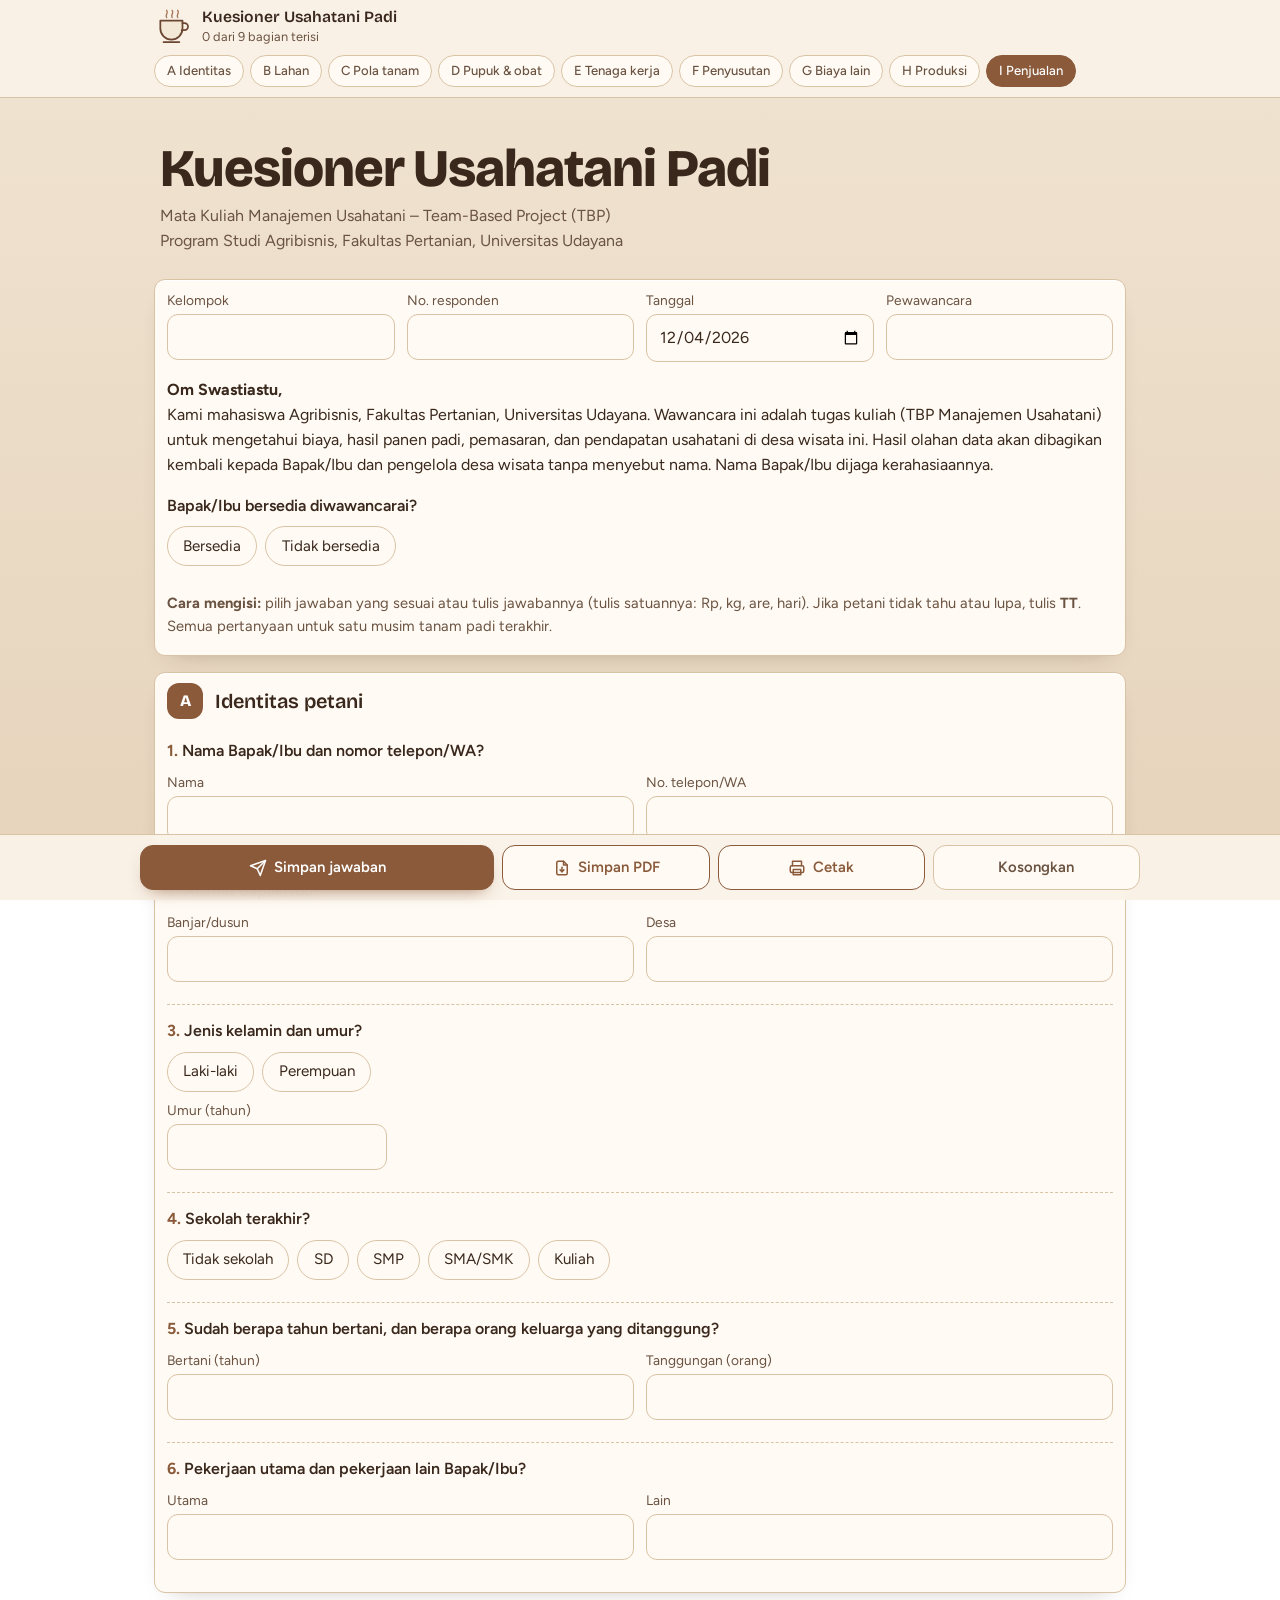
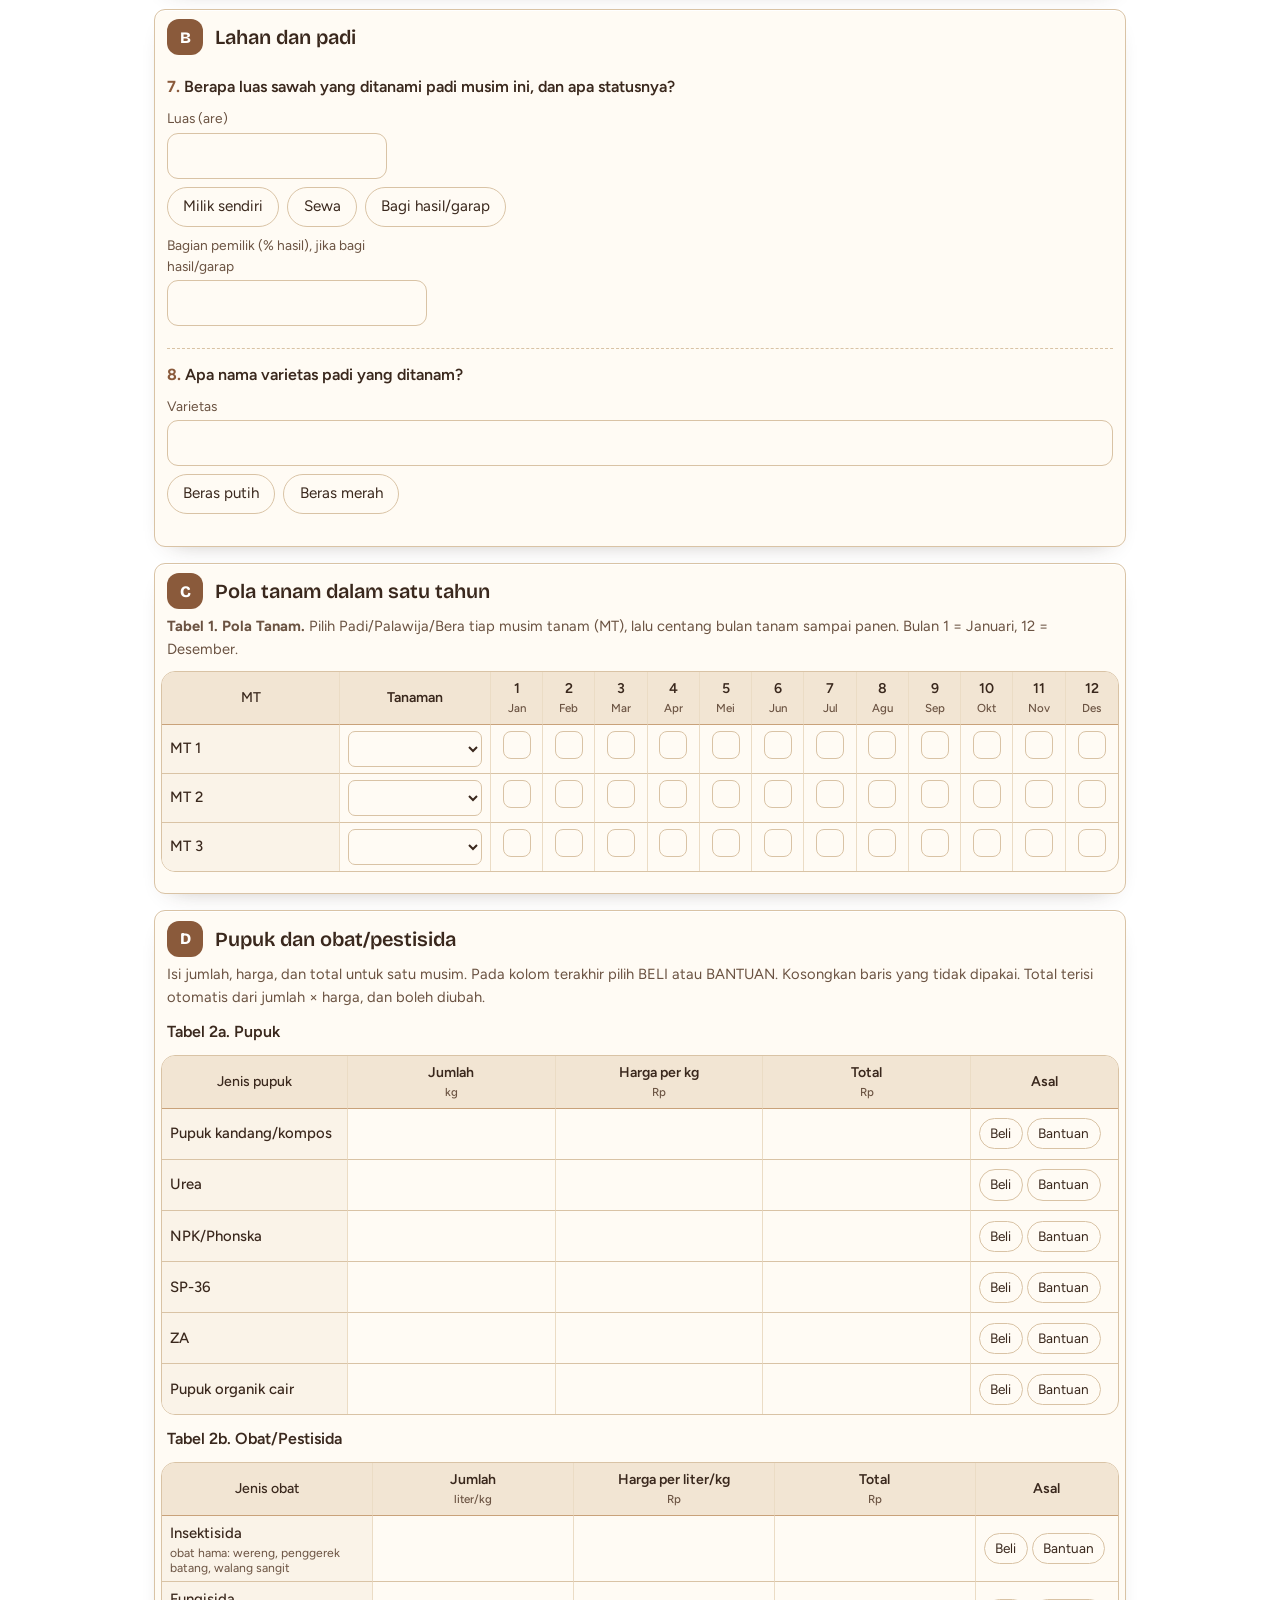
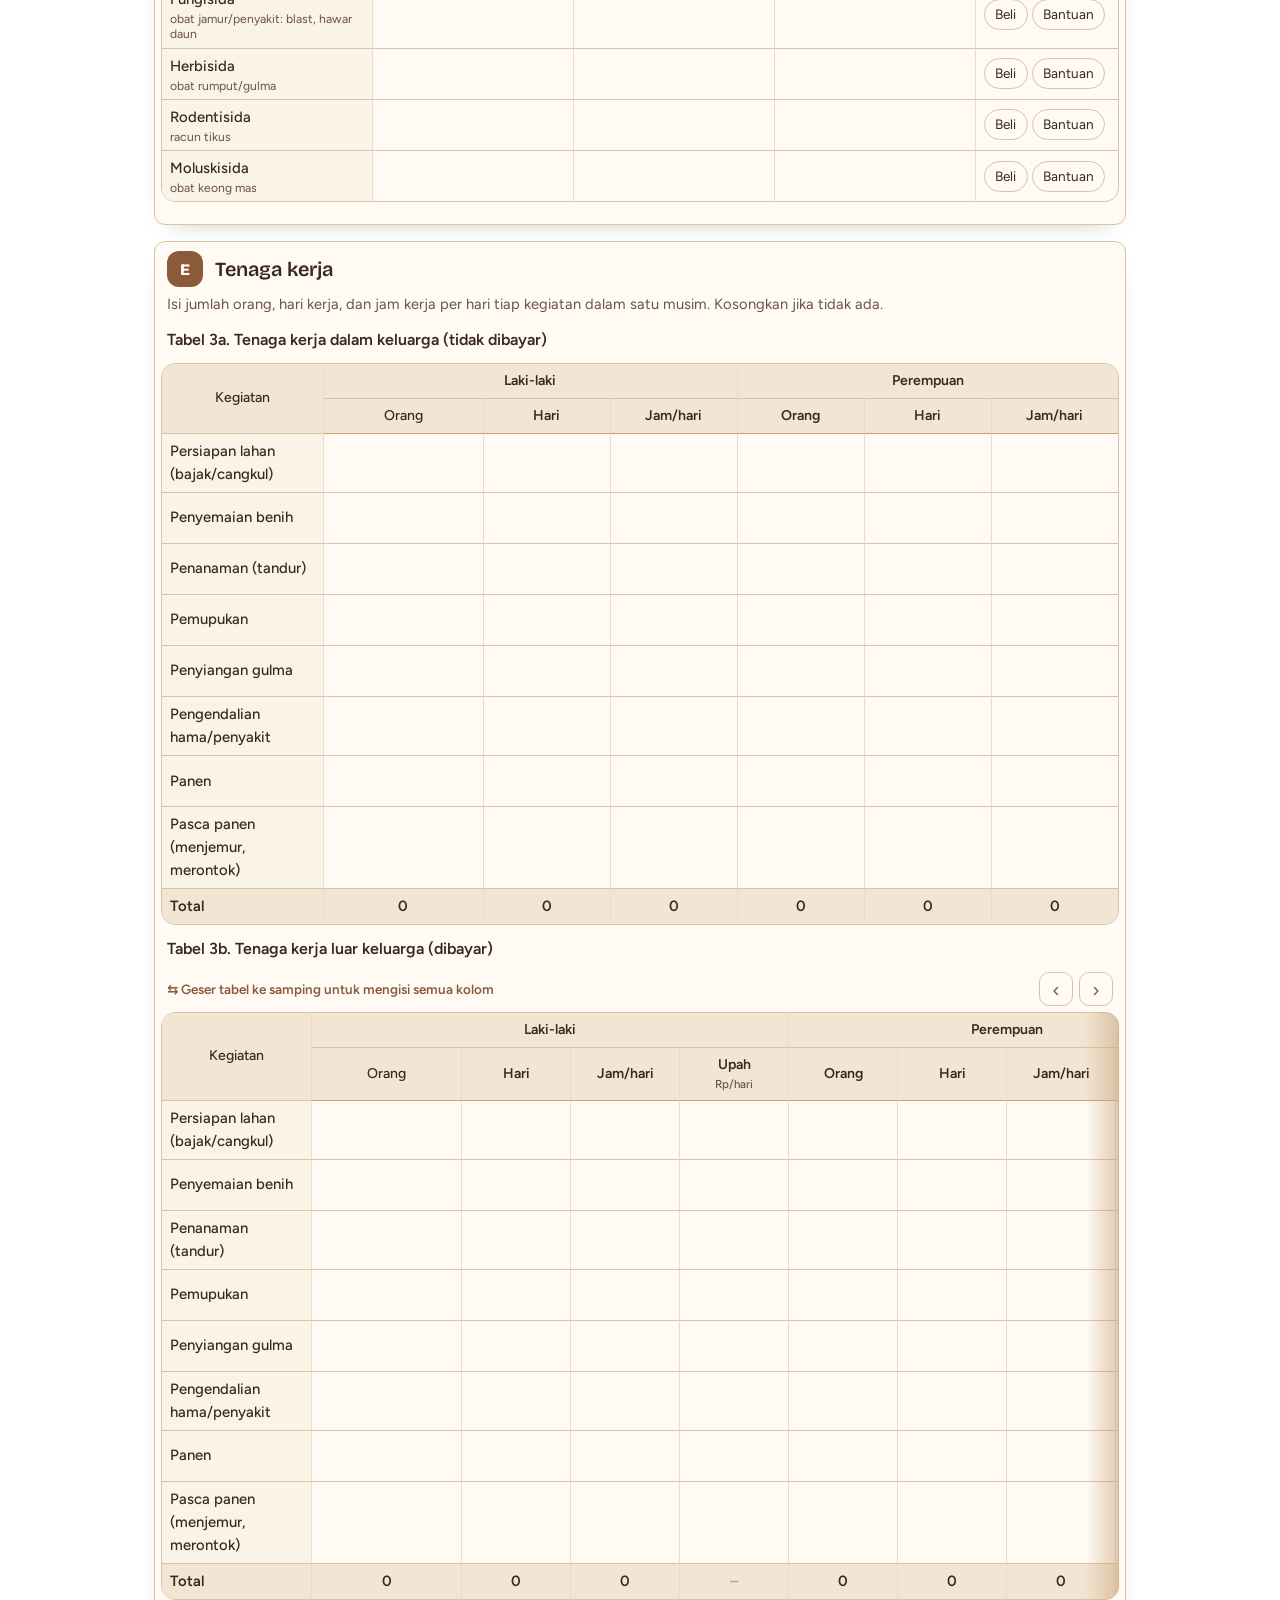
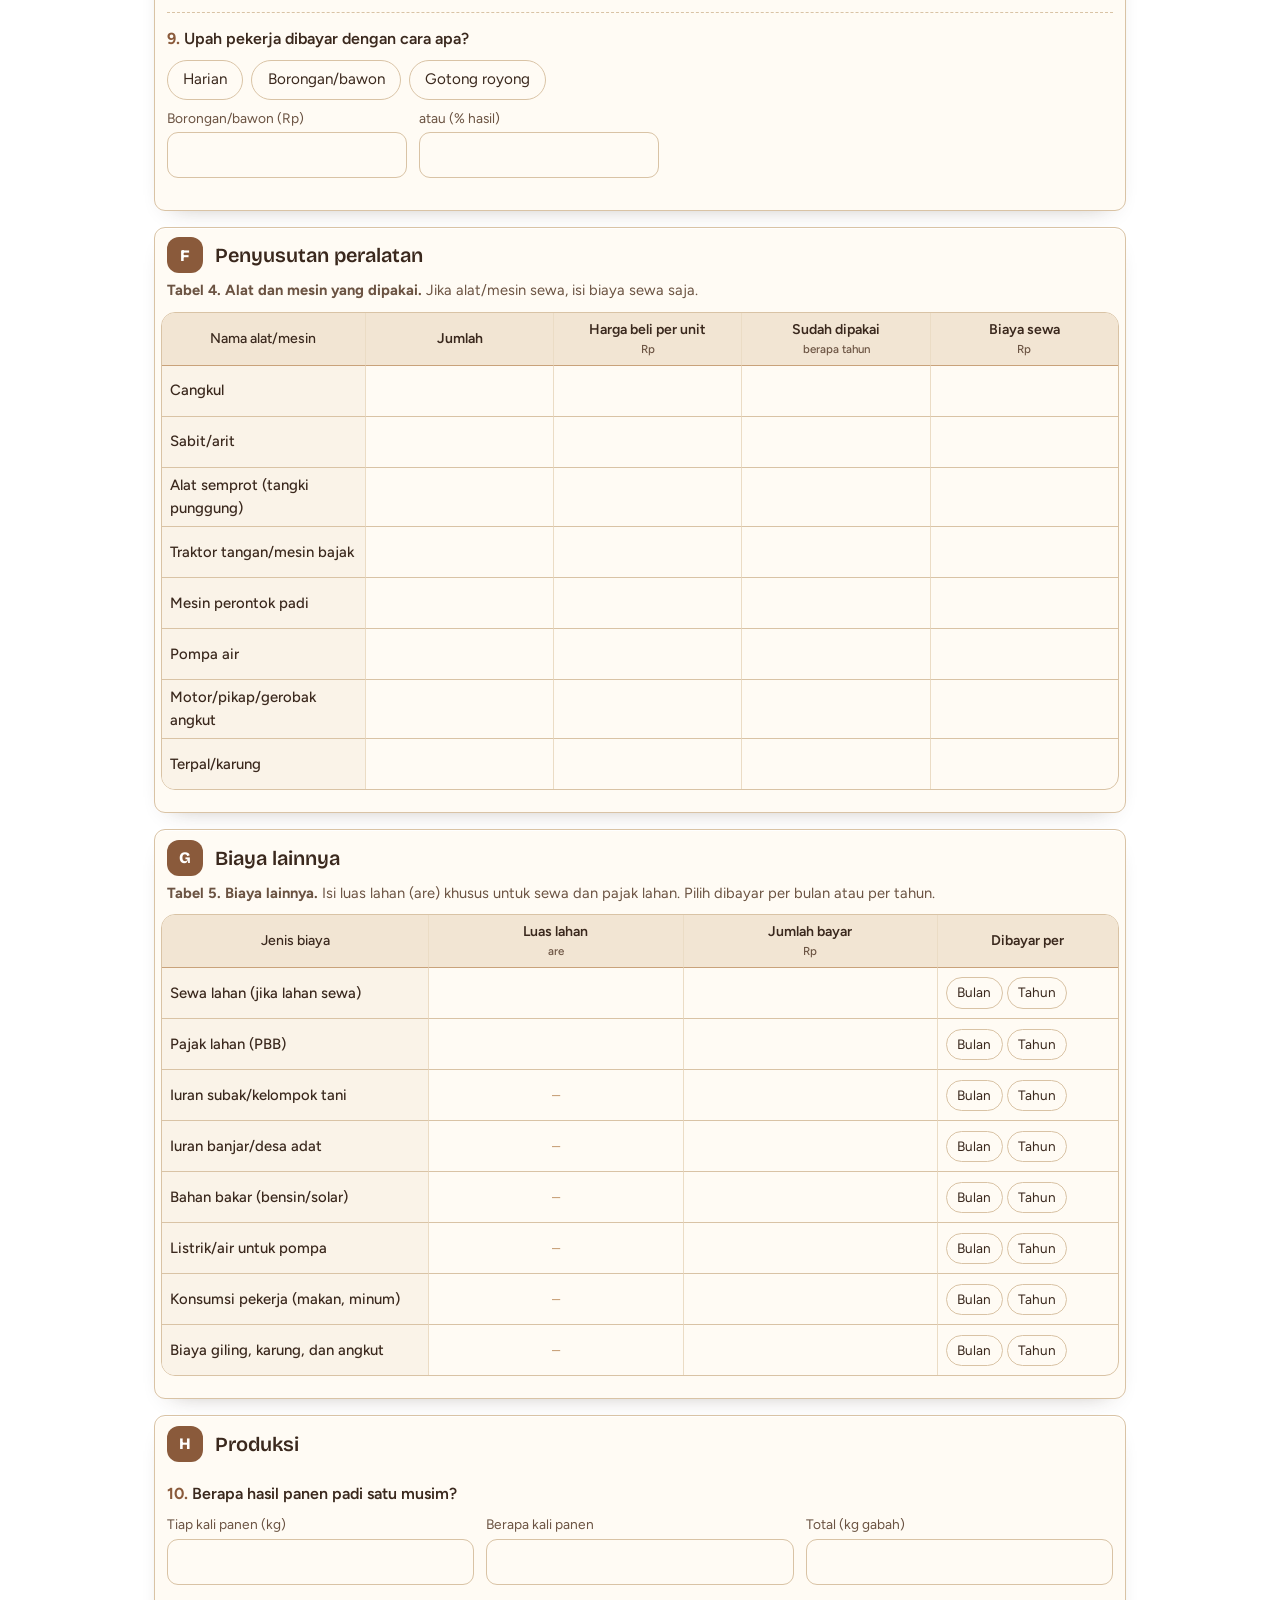
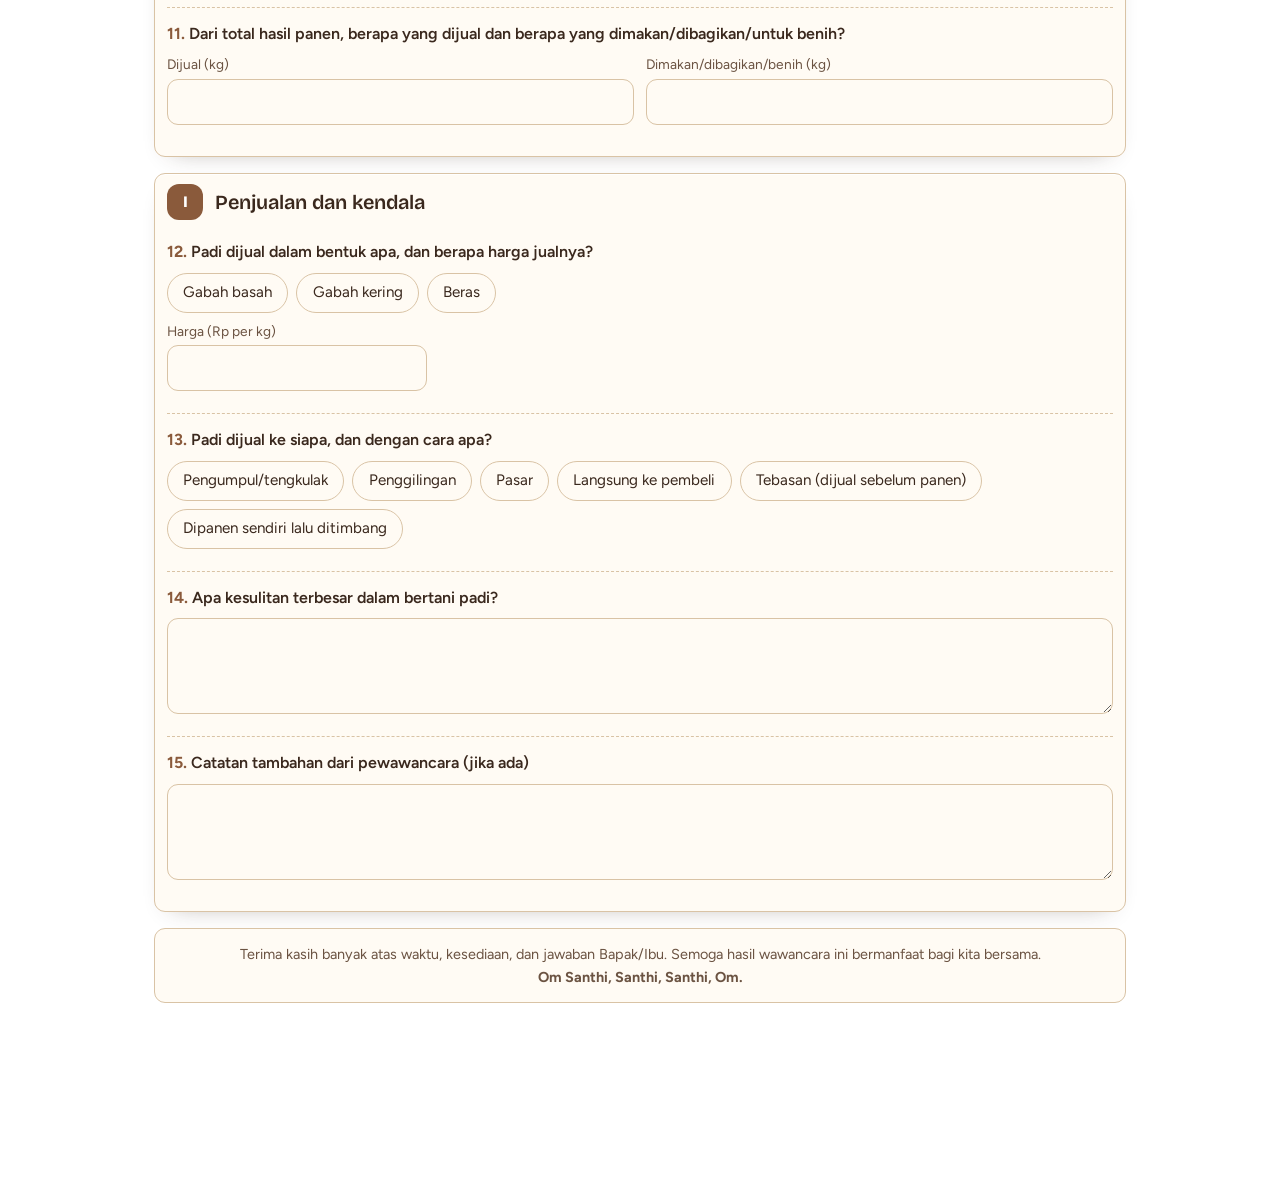
<file: index.html>
<!doctype html>
<html lang="id">
<head>
<meta charset="utf-8">
<meta name="viewport" content="width=device-width, initial-scale=1, viewport-fit=cover">
<meta name="theme-color" content="#8A5A3B">
<script>document.documentElement.classList.add("js")</script>
<title>Kuesioner Usahatani Padi – TBP Manajemen Usahatani</title>
<link rel="preconnect" href="https://fonts.googleapis.com">
<link rel="preconnect" href="https://fonts.gstatic.com" crossorigin>
<link href="https://fonts.googleapis.com/css2?family=Bricolage+Grotesque:opsz,wght@12..96,600;12..96,800&family=Figtree:wght@400;500;600&display=swap" rel="stylesheet">
<style>
:root{
  --bg:#EADBC8; --paper:#FAF3E8; --paper2:#F2E5D3; --field:#FFFBF4;
  --line:#D9C3A5; --ink:#3A281D; --ink2:#6B5342;
  --accent:#8A5A3B; --accent2:#A9785A; --caramel:#C9A27A;
  --ok:#4F7A52; --err:#A6433A;
  --head:'Bricolage Grotesque',system-ui,sans-serif;
  --body:'Figtree',system-ui,-apple-system,'Segoe UI',sans-serif;
}
*{box-sizing:border-box}
html{scroll-behavior:smooth}
body{margin:0;font-family:var(--body);color:var(--ink);line-height:1.55;font-size:16px;
  background:linear-gradient(180deg,#F0E4D2 0%,#E6D3BB 100%);background-attachment:fixed;
  -webkit-text-size-adjust:100%}
main{max-width:1000px;margin:0 auto;padding:18px 14px 170px}

/* ---------- bilah atas ---------- */
.top{position:sticky;top:0;z-index:20;background:rgba(250,243,232,.93);backdrop-filter:blur(10px);
  border-bottom:1px solid var(--line)}
.top-in{max-width:1000px;margin:0 auto;padding:8px 14px 6px}
.top-row{display:flex;align-items:center;gap:10px}
.cup{width:38px;height:38px;flex:none}
.cup .steam path{stroke:var(--accent2);stroke-width:1.8;fill:none;stroke-linecap:round;
  stroke-dasharray:14;stroke-dashoffset:14;animation:steam 2.4s ease-out .4s forwards}
.cup .liq{transition:transform .9s cubic-bezier(.3,.8,.3,1)}
@keyframes steam{to{stroke-dashoffset:0}}
.top-t{font-family:var(--head);font-weight:600;font-size:.98rem;line-height:1.2}
.top-s{font-size:.8rem;color:var(--ink2)}
.chips{display:flex;gap:6px;overflow-x:auto;padding:8px 0 4px;scrollbar-width:none;-webkit-overflow-scrolling:touch}
.chips::-webkit-scrollbar{display:none}
.chips a{flex:none;text-decoration:none;color:var(--ink2);font-size:.82rem;font-weight:500;
  padding:5px 12px;border-radius:999px;border:1px solid var(--line);background:var(--field);
  transition:background .25s,color .25s,border-color .25s}
.chips a.on{background:var(--accent);color:#fff;border-color:var(--accent)}

/* ---------- judul ---------- */
.hero{padding:26px 6px 10px;animation:rise .8s cubic-bezier(.2,.8,.2,1) both}
.hero h1{font-family:var(--head);font-weight:800;font-size:clamp(2rem,7vw,3.3rem);line-height:1.02;
  letter-spacing:-.02em;margin:0 0 8px;color:var(--ink)}
.hero p{margin:0;color:var(--ink2);max-width:60ch}
@keyframes rise{from{opacity:0;transform:translateY(16px)}to{opacity:1;transform:none}}

/* ---------- panel ---------- */
.panel{background:var(--paper);border:1px solid var(--line);border-radius:20px;padding:18px 16px 8px;
  margin:16px 0;box-shadow:0 1px 0 #fff inset,0 10px 24px -18px rgba(58,40,29,.45);
  scroll-margin-top:110px}
.panel h2{display:flex;align-items:center;gap:12px;margin:0 0 6px;font-family:var(--head);font-weight:600;
  font-size:1.25rem;line-height:1.2}
.badge{flex:none;width:36px;height:36px;border-radius:12px;background:var(--accent);color:#fff;
  display:grid;place-items:center;font-weight:800;font-size:1rem}
.note{color:var(--ink2);font-size:.92rem;margin:4px 0 8px}
.js .reveal{opacity:0;transform:translateY(14px);transition:opacity .6s ease,transform .6s cubic-bezier(.2,.8,.2,1)}
.js .reveal.in{opacity:1;transform:none}

.q{padding:14px 0;border-top:1px dashed var(--line)}
.q:first-of-type{border-top:0}
.qt{font-weight:600;margin:0 0 8px}
.qt b{color:var(--accent);margin-right:4px}
.row{display:flex;flex-wrap:wrap;gap:12px;margin-bottom:8px}
.f{flex:1 1 170px;min-width:0}
.lab{display:block;font-size:.86rem;color:var(--ink2);margin-bottom:3px}
.in{width:100%;font:inherit;color:var(--ink);background:var(--field);border:1.5px solid var(--line);
  border-radius:11px;padding:.6rem .75rem;transition:border-color .2s,box-shadow .2s,background .2s}
.in:focus,.ci:focus{outline:none;border-color:var(--accent2);box-shadow:0 0 0 4px rgba(169,120,90,.22);background:#fff}
textarea.in{resize:vertical;min-height:84px}
.opts{display:flex;flex-wrap:wrap;gap:8px;margin:2px 0 8px}

/* chip pilihan */
.chip{position:relative;display:inline-block;cursor:pointer}
.chip input{position:absolute;opacity:0;inset:0;width:100%;height:100%;margin:0;cursor:pointer}
.chip span{display:inline-block;padding:.45rem .95rem;border-radius:999px;border:1.5px solid var(--line);
  background:var(--field);font-size:.95rem;user-select:none;transition:background .2s,color .2s,border-color .2s,transform .15s}
.chip:hover span{border-color:var(--accent2)}
.chip input:checked+span{background:var(--accent);border-color:var(--accent);color:#fff;animation:pop .28s ease}
.chip input:checked+span::before{content:"✓ "}
.chip input:focus-visible+span{outline:3px solid rgba(169,120,90,.5);outline-offset:2px}
@keyframes pop{0%{transform:scale(.9)}60%{transform:scale(1.06)}100%{transform:scale(1)}}
.chip.sm span{padding:.25rem .65rem;font-size:.85rem}

/* ---------- tabel yang bisa digeser ---------- */
.tbl{margin:10px -6px 12px}
.tbl-bar{display:flex;align-items:center;justify-content:space-between;gap:8px;padding:0 6px 6px}
.tbl:not(.overflowing) .tbl-bar{display:none}
.hint{font-size:.84rem;color:var(--accent);font-weight:600;transition:opacity .4s}
.hint i{display:inline-block;font-style:normal;animation:nudge 1.3s ease-in-out infinite}
@keyframes nudge{0%,100%{transform:translateX(-3px)}50%{transform:translateX(5px)}}
.tbl.moved .hint{opacity:0}
.nb{display:flex;gap:6px;margin-left:auto}
.nav{width:34px;height:34px;border-radius:10px;border:1.5px solid var(--line);background:var(--field);color:var(--accent);
  font-size:1.3rem;line-height:1;cursor:pointer;transition:background .2s,transform .12s}
.nav:hover{background:var(--paper2)}
.nav:active{transform:scale(.9)}
.wrap{position:relative}
.wrap::after{content:"";position:absolute;top:0;right:0;bottom:0;width:34px;pointer-events:none;border-radius:0 14px 14px 0;
  background:linear-gradient(90deg,rgba(250,243,232,0),rgba(201,162,122,.55));opacity:0;transition:opacity .3s}
.tbl.can-right .wrap::after{opacity:1}
.scroller{overflow-x:auto;overflow-y:hidden;border:1px solid var(--line);border-radius:14px;background:var(--field);
  -webkit-overflow-scrolling:touch;overscroll-behavior-x:contain;scrollbar-width:thin;scrollbar-color:var(--caramel) var(--paper2);
  scroll-behavior:smooth}
.scroller::-webkit-scrollbar{height:10px}
.scroller::-webkit-scrollbar-track{background:var(--paper2);border-radius:10px}
.scroller::-webkit-scrollbar-thumb{background:var(--caramel);border-radius:10px}
.tbl.overflowing .scroller{cursor:grab}
.scroller.drag{cursor:grabbing;scroll-behavior:auto;user-select:none}
table{border-collapse:separate;border-spacing:0;width:100%;font-size:.93rem}
th,td{padding:6px 8px;border-bottom:1px solid var(--line);border-right:1px solid #EBDCC5;vertical-align:middle}
th:last-child,td:last-child{border-right:0}
tbody tr:last-child td{border-bottom:0}
thead th{background:var(--paper2);font-weight:600;text-align:center;color:var(--ink);font-size:.88rem}
thead tr:last-child th{border-bottom:1.5px solid var(--caramel)}
th small{display:block;font-weight:500;color:var(--ink2);font-size:.72rem}
td:first-child,th:first-child{position:sticky;left:0;z-index:2;background:var(--paper);min-width:150px;max-width:210px;font-weight:500}
thead th:first-child{background:var(--paper2);z-index:3}
.tbl.can-left td:first-child,.tbl.can-left th:first-child{box-shadow:7px 0 9px -7px rgba(58,40,29,.45)}
td small{display:block;color:var(--ink2);font-weight:400;font-size:.76rem;line-height:1.25}
.ci{width:100%;min-width:92px;font:inherit;font-size:.93rem;color:var(--ink);background:transparent;
  border:0;border-bottom:1.5px solid transparent;border-radius:7px;padding:7px 6px;transition:background .2s,border-color .2s}
.ci:hover{background:rgba(201,162,122,.14)}
select.ci{min-width:110px;background:var(--field);border:1.5px solid var(--line)}
td.m,th.m{text-align:center;padding:6px 4px;min-width:44px}
td.na{text-align:center;color:var(--caramel)}
td.asal{white-space:nowrap}
td.asal .chip{margin-right:4px}
tr.tot td{background:var(--paper2);font-weight:600}
tr.tot td:first-child{background:var(--paper2)}
td.sum{text-align:center}
.mchk{display:inline-block;position:relative;cursor:pointer;width:28px;height:28px}
.mchk input{position:absolute;inset:0;opacity:0;width:100%;height:100%;margin:0;cursor:pointer}
.mchk span{display:block;width:28px;height:28px;border-radius:8px;border:1.5px solid var(--line);background:var(--field);
  transition:background .2s,border-color .2s,transform .15s;position:relative}
.mchk span::after{content:"✓";position:absolute;inset:0;display:grid;place-items:center;color:#fff;font-size:.95rem;
  opacity:0;transform:scale(.4);transition:opacity .2s,transform .2s}
.mchk input:checked+span{background:var(--accent);border-color:var(--accent);animation:pop .28s ease}
.mchk input:checked+span::after{opacity:1;transform:none}
.mchk input:focus-visible+span{outline:3px solid rgba(169,120,90,.5);outline-offset:2px}

/* ---------- tombol bawah ---------- */
.dock{position:fixed;left:0;right:0;bottom:0;z-index:30;background:rgba(250,243,232,.95);backdrop-filter:blur(10px);
  border-top:1px solid var(--line);padding:10px 12px calc(10px + env(safe-area-inset-bottom))}
.dock-in{max-width:1000px;margin:0 auto;display:grid;grid-template-columns:repeat(3,1fr);gap:8px}
.dock .main{grid-column:1/-1}
@media (min-width:700px){.dock-in{display:flex}.dock .main{flex:2 1 200px}}
.btn{flex:1 1 130px;display:inline-flex;align-items:center;justify-content:center;gap:7px;font:inherit;font-weight:600;font-size:.93rem;
  border-radius:13px;padding:.62rem .6rem;border:1.5px solid var(--accent);background:var(--field);color:var(--accent);
  cursor:pointer;transition:transform .15s,background .2s,box-shadow .2s}
.btn svg{width:18px;height:18px;flex:none}
.btn:hover{background:var(--paper2)}
.btn:active{transform:scale(.97)}
.btn.main{background:var(--accent);color:#fff;box-shadow:0 8px 18px -10px rgba(138,90,59,.9)}
.btn.main:hover{background:#7A4F33}
.btn.ghost{border-color:var(--line);color:var(--ink2)}
.btn[disabled]{opacity:.7;cursor:progress}
.btn.loading span::after{content:"";display:inline-block;width:14px;height:14px;margin-left:8px;border-radius:50%;
  border:2px solid rgba(255,255,255,.5);border-top-color:#fff;vertical-align:-2px;animation:spin .7s linear infinite}
@keyframes spin{to{transform:rotate(360deg)}}

.toast{position:fixed;left:50%;bottom:calc(120px + env(safe-area-inset-bottom));transform:translate(-50%,24px);z-index:40;
  max-width:min(92vw,460px);background:var(--ink);color:#fff;padding:12px 18px;border-radius:14px;font-size:.93rem;
  opacity:0;pointer-events:none;transition:opacity .3s,transform .35s cubic-bezier(.2,.9,.3,1.2);text-align:center}
.toast.show{opacity:1;transform:translate(-50%,0)}
.toast.ok{background:var(--ok)}.toast.err{background:var(--err)}
.bad{border-color:var(--err)!important;animation:shake .35s}
@keyframes shake{25%{transform:translateX(-4px)}75%{transform:translateX(4px)}}
.foot{text-align:center;color:var(--ink2);font-size:.9rem;padding:14px 10px}

@media (prefers-reduced-motion:reduce){
  *,*::before,*::after{animation-duration:.01ms!important;animation-iteration-count:1!important;transition-duration:.01ms!important;scroll-behavior:auto!important}
  .js .reveal{opacity:1;transform:none}
}

/* ---------- cetak / PDF ---------- */
@page{size:A4 portrait;margin:10mm}
@media print{
  body{background:#fff;font-size:9.5pt;color:#000}
  main{padding:0;max-width:none}
  .top,.dock,.toast,.tbl-bar,.wrap::after{display:none!important}
  .hero{animation:none;padding:0 0 6px}
  .hero h1{font-size:18pt}
  .js .reveal{opacity:1!important;transform:none!important}
  .panel{background:#fff;box-shadow:none;border:1px solid #999;border-radius:6px;margin:8px 0;padding:8px 10px 2px}
  .panel h2{break-after:avoid;font-size:12pt}
  .badge{background:#fff!important;color:#000;border:1px solid #000;width:24px;height:24px;border-radius:6px;font-size:10pt}
  .q{break-inside:avoid;padding:6px 0}
  .tbl{margin:4px 0}
  .scroller{overflow:visible!important;border:1px solid #777;border-radius:0;background:#fff}
  table{min-width:0!important;font-size:7.5pt;width:100%}
  th,td{padding:2px 3px;border-color:#999;border-right-color:#bbb}
  td:first-child,th:first-child{position:static;box-shadow:none!important;min-width:0;max-width:none;background:#fff}
  thead th,thead th:first-child,tr.tot td,tr.tot td:first-child{background:#eee!important;-webkit-print-color-adjust:exact;print-color-adjust:exact}
  tr{break-inside:avoid}
  .ci,.in{min-width:0;background:#fff;border:0;border-bottom:1px solid #777;border-radius:0;padding:1px 2px;font-size:8pt;color:#000}
  .in{padding:3px 4px}
  select.ci{border:0;appearance:none;-webkit-appearance:none}
  .chip span,.chip.sm span{border:0;background:none!important;color:#000!important;padding:0 8px 0 0;font-size:8.5pt;animation:none}
  .chip span::before{content:"☐ "}
  .chip input:checked+span::before{content:"☑ "}
  .chip input:checked+span{font-weight:700}
  .mchk,.mchk span{width:15px;height:15px;border-radius:2px}
  .mchk span{border-color:#000}
  .mchk input:checked+span{background:#fff;animation:none}
  .mchk span::after{color:#000;font-size:9pt;opacity:0}
  .mchk input:checked+span::after{opacity:1;transform:none}
  .foot{display:none}
}
</style>
</head>
<body>

<header class="top" aria-label="Navigasi bagian">
  <div class="top-in">
    <div class="top-row">
      <svg class="cup" viewBox="0 0 48 48" aria-hidden="true">
        <defs><clipPath id="cupclip"><path d="M8 16h28v10a14 14 0 0 1-14 14h0A14 14 0 0 1 8 26z"/></clipPath></defs>
        <g class="steam"><path d="M16 12c-3-3 3-5 0-9"/><path d="M23 12c-3-3 3-5 0-9"/><path d="M30 12c-3-3 3-5 0-9"/></g>
        <g clip-path="url(#cupclip)">
          <rect x="6" y="14" width="32" height="28" fill="#F3E7D6"/>
          <rect id="liq" class="liq" x="6" y="14" width="32" height="28" fill="#A9785A" style="transform:translateY(28px)"/>
        </g>
        <path d="M8 16h28v10a14 14 0 0 1-14 14h0A14 14 0 0 1 8 26z" fill="none" stroke="#6B4630" stroke-width="2.2" stroke-linejoin="round"/>
        <path d="M36 19h2.5a4.5 4.5 0 0 1 0 9H35" fill="none" stroke="#6B4630" stroke-width="2.2" stroke-linecap="round"/>
        <path d="M12 43h20" stroke="#6B4630" stroke-width="2.2" stroke-linecap="round"/>
      </svg>
      <div>
        <div class="top-t">Kuesioner Usahatani Padi</div>
        <div class="top-s" id="prog">0 dari 9 bagian terisi</div>
      </div>
    </div>
    <nav class="chips" id="chips">
      <a href="#A">A Identitas</a><a href="#B">B Lahan</a><a href="#C">C Pola tanam</a><a href="#D">D Pupuk &amp; obat</a>
      <a href="#E">E Tenaga kerja</a><a href="#F">F Penyusutan</a><a href="#G">G Biaya lain</a><a href="#H">H Produksi</a><a href="#I">I Penjualan</a>
    </nav>
  </div>
</header>

<main>
<div class="hero">
  <h1>Kuesioner Usahatani Padi</h1>
  <p>Mata Kuliah Manajemen Usahatani – Team-Based Project (TBP)<br>Program Studi Agribisnis, Fakultas Pertanian, Universitas Udayana</p>
</div>

<form id="kuesioner" autocomplete="off" novalidate onsubmit="return false">

<section class="panel reveal" id="pembuka">
  <div class="row">
    <div class="f"><label class="lab" for="m_kel">Kelompok</label><input class="in" id="m_kel" name="meta_kelompok" type="text"></div>
    <div class="f"><label class="lab" for="m_no">No. responden</label><input class="in" id="m_no" name="meta_no_responden" type="text" inputmode="numeric"></div>
    <div class="f"><label class="lab" for="m_tgl">Tanggal</label><input class="in" id="m_tgl" name="meta_tanggal" type="date"></div>
    <div class="f"><label class="lab" for="m_pew">Pewawancara</label><input class="in" id="m_pew" name="meta_pewawancara" type="text"></div>
  </div>
  <p><b>Om Swastiastu,</b><br>Kami mahasiswa Agribisnis, Fakultas Pertanian, Universitas Udayana. Wawancara ini adalah tugas kuliah (TBP Manajemen Usahatani) untuk mengetahui biaya, hasil panen padi, pemasaran, dan pendapatan usahatani di desa wisata ini. Hasil olahan data akan dibagikan kembali kepada Bapak/Ibu dan pengelola desa wisata tanpa menyebut nama. Nama Bapak/Ibu dijaga kerahasiaannya.</p>
  <div class="q" style="border:0;padding-top:0">
    <p class="qt">Bapak/Ibu bersedia diwawancarai?</p>
    <div class="opts" id="setuju"></div>
  </div>
  <p class="note"><b>Cara mengisi:</b> pilih jawaban yang sesuai atau tulis jawabannya (tulis satuannya: Rp, kg, are, hari). Jika petani tidak tahu atau lupa, tulis <b>TT</b>. Semua pertanyaan untuk satu musim tanam padi terakhir.</p>
</section>

<section class="panel reveal" id="A" data-sec="A">
  <h2><span class="badge">A</span>Identitas petani</h2>
  <div class="q"><p class="qt"><b>1.</b>Nama Bapak/Ibu dan nomor telepon/WA?</p>
    <div class="row"><div class="f"><label class="lab">Nama</label><input class="in" type="text" name="a1_nama"></div>
    <div class="f"><label class="lab">No. telepon/WA</label><input class="in" type="tel" inputmode="tel" name="a1_telepon"></div></div></div>
  <div class="q"><p class="qt"><b>2.</b>Alamat Bapak/Ibu?</p>
    <div class="row"><div class="f"><label class="lab">Banjar/dusun</label><input class="in" type="text" name="a2_banjar"></div>
    <div class="f"><label class="lab">Desa</label><input class="in" type="text" name="a2_desa"></div></div></div>
  <div class="q"><p class="qt"><b>3.</b>Jenis kelamin dan umur?</p>
    <div class="opts" id="q3"></div>
    <div class="row"><div class="f" style="max-width:220px"><label class="lab">Umur (tahun)</label><input class="in" type="text" inputmode="decimal" name="a3_umur"></div></div></div>
  <div class="q"><p class="qt"><b>4.</b>Sekolah terakhir?</p><div class="opts" id="q4"></div></div>
  <div class="q"><p class="qt"><b>5.</b>Sudah berapa tahun bertani, dan berapa orang keluarga yang ditanggung?</p>
    <div class="row"><div class="f"><label class="lab">Bertani (tahun)</label><input class="in" type="text" inputmode="decimal" name="a5_lama_tani"></div>
    <div class="f"><label class="lab">Tanggungan (orang)</label><input class="in" type="text" inputmode="decimal" name="a5_tanggungan"></div></div></div>
  <div class="q"><p class="qt"><b>6.</b>Pekerjaan utama dan pekerjaan lain Bapak/Ibu?</p>
    <div class="row"><div class="f"><label class="lab">Utama</label><input class="in" type="text" name="a6_utama"></div>
    <div class="f"><label class="lab">Lain</label><input class="in" type="text" name="a6_lain"></div></div></div>
</section>

<section class="panel reveal" id="B" data-sec="B">
  <h2><span class="badge">B</span>Lahan dan padi</h2>
  <div class="q"><p class="qt"><b>7.</b>Berapa luas sawah yang ditanami padi musim ini, dan apa statusnya?</p>
    <div class="row"><div class="f" style="max-width:220px"><label class="lab">Luas (are)</label><input class="in" type="text" inputmode="decimal" name="b7_luas_are"></div></div>
    <div class="opts" id="q7"></div>
    <div class="row"><div class="f" style="max-width:260px"><label class="lab">Bagian pemilik (% hasil), jika bagi hasil/garap</label><input class="in" type="text" inputmode="decimal" name="b7_bagian_pemilik_persen"></div></div></div>
  <div class="q"><p class="qt"><b>8.</b>Apa nama varietas padi yang ditanam?</p>
    <div class="row"><div class="f"><label class="lab">Varietas</label><input class="in" type="text" name="b8_varietas"></div></div>
    <div class="opts" id="q8"></div></div>
</section>

<section class="panel reveal" id="C" data-sec="C">
  <h2><span class="badge">C</span>Pola tanam dalam satu tahun</h2>
  <p class="note"><b>Tabel 1. Pola Tanam.</b> Pilih Padi/Palawija/Bera tiap musim tanam (MT), lalu centang bulan tanam sampai panen. Bulan 1 = Januari, 12 = Desember.</p>
  <div id="t1"></div>
</section>

<section class="panel reveal" id="D" data-sec="D">
  <h2><span class="badge">D</span>Pupuk dan obat/pestisida</h2>
  <p class="note">Isi jumlah, harga, dan total untuk satu musim. Pada kolom terakhir pilih BELI atau BANTUAN. Kosongkan baris yang tidak dipakai. Total terisi otomatis dari jumlah × harga, dan boleh diubah.</p>
  <p class="qt" style="margin-top:12px">Tabel 2a. Pupuk</p>
  <div id="t2a"></div>
  <p class="qt" style="margin-top:12px">Tabel 2b. Obat/Pestisida</p>
  <div id="t2b"></div>
</section>

<section class="panel reveal" id="E" data-sec="E">
  <h2><span class="badge">E</span>Tenaga kerja</h2>
  <p class="note">Isi jumlah orang, hari kerja, dan jam kerja per hari tiap kegiatan dalam satu musim. Kosongkan jika tidak ada.</p>
  <p class="qt" style="margin-top:12px">Tabel 3a. Tenaga kerja dalam keluarga (tidak dibayar)</p>
  <div id="t3a"></div>
  <p class="qt" style="margin-top:12px">Tabel 3b. Tenaga kerja luar keluarga (dibayar)</p>
  <div id="t3b"></div>
  <div class="q"><p class="qt"><b>9.</b>Upah pekerja dibayar dengan cara apa?</p>
    <div class="opts" id="q9"></div>
    <div class="row"><div class="f" style="max-width:240px"><label class="lab">Borongan/bawon (Rp)</label><input class="in" type="text" inputmode="decimal" name="e9_borongan_rp"></div>
    <div class="f" style="max-width:240px"><label class="lab">atau (% hasil)</label><input class="in" type="text" inputmode="decimal" name="e9_borongan_persen"></div></div></div>
</section>

<section class="panel reveal" id="F" data-sec="F">
  <h2><span class="badge">F</span>Penyusutan peralatan</h2>
  <p class="note"><b>Tabel 4. Alat dan mesin yang dipakai.</b> Jika alat/mesin sewa, isi biaya sewa saja.</p>
  <div id="t4"></div>
</section>

<section class="panel reveal" id="G" data-sec="G">
  <h2><span class="badge">G</span>Biaya lainnya</h2>
  <p class="note"><b>Tabel 5. Biaya lainnya.</b> Isi luas lahan (are) khusus untuk sewa dan pajak lahan. Pilih dibayar per bulan atau per tahun.</p>
  <div id="t5"></div>
</section>

<section class="panel reveal" id="H" data-sec="H">
  <h2><span class="badge">H</span>Produksi</h2>
  <div class="q"><p class="qt"><b>10.</b>Berapa hasil panen padi satu musim?</p>
    <div class="row">
      <div class="f"><label class="lab">Tiap kali panen (kg)</label><input class="in" type="text" inputmode="decimal" name="h10_per_panen" data-row="h10" data-role="a"></div>
      <div class="f"><label class="lab">Berapa kali panen</label><input class="in" type="text" inputmode="decimal" name="h10_kali" data-row="h10" data-role="b"></div>
      <div class="f"><label class="lab">Total (kg gabah)</label><input class="in" type="text" inputmode="decimal" name="h10_total_kg" data-row="h10" data-role="t"></div>
    </div></div>
  <div class="q"><p class="qt"><b>11.</b>Dari total hasil panen, berapa yang dijual dan berapa yang dimakan/dibagikan/untuk benih?</p>
    <div class="row"><div class="f"><label class="lab">Dijual (kg)</label><input class="in" type="text" inputmode="decimal" name="h11_dijual_kg"></div>
    <div class="f"><label class="lab">Dimakan/dibagikan/benih (kg)</label><input class="in" type="text" inputmode="decimal" name="h11_konsumsi_kg"></div></div></div>
</section>

<section class="panel reveal" id="I" data-sec="I">
  <h2><span class="badge">I</span>Penjualan dan kendala</h2>
  <div class="q"><p class="qt"><b>12.</b>Padi dijual dalam bentuk apa, dan berapa harga jualnya?</p>
    <div class="opts" id="q12"></div>
    <div class="row"><div class="f" style="max-width:260px"><label class="lab">Harga (Rp per kg)</label><input class="in" type="text" inputmode="decimal" name="i12_harga_per_kg"></div></div></div>
  <div class="q"><p class="qt"><b>13.</b>Padi dijual ke siapa, dan dengan cara apa?</p><div class="opts" id="q13"></div></div>
  <div class="q"><p class="qt"><b>14.</b>Apa kesulitan terbesar dalam bertani padi?</p><textarea class="in" name="i14_kesulitan" rows="3"></textarea></div>
  <div class="q"><p class="qt"><b>15.</b>Catatan tambahan dari pewawancara (jika ada)</p><textarea class="in" name="i15_catatan" rows="3"></textarea></div>
</section>

<p class="foot reveal">Terima kasih banyak atas waktu, kesediaan, dan jawaban Bapak/Ibu. Semoga hasil wawancara ini bermanfaat bagi kita bersama.<br><b>Om Santhi, Santhi, Santhi, Om.</b></p>
</form>
</main>

<div class="dock">
  <div class="dock-in">
    <button class="btn main" id="bSend" type="button">
      <svg viewBox="0 0 24 24" fill="none" stroke="currentColor" stroke-width="2" stroke-linecap="round" stroke-linejoin="round"><path d="M22 2 11 13"/><path d="M22 2 15 22l-4-9-9-4z"/></svg>
      <span>Simpan jawaban</span>
    </button>
    <button class="btn" id="bPdf" type="button">
      <svg viewBox="0 0 24 24" fill="none" stroke="currentColor" stroke-width="2" stroke-linecap="round" stroke-linejoin="round"><path d="M14 3H7a2 2 0 0 0-2 2v14a2 2 0 0 0 2 2h10a2 2 0 0 0 2-2V8z"/><path d="M14 3v5h5"/><path d="M12 11v6"/><path d="m9.5 14.5 2.5 2.5 2.5-2.5"/></svg>
      Simpan PDF
    </button>
    <button class="btn" id="bPrint" type="button">
      <svg viewBox="0 0 24 24" fill="none" stroke="currentColor" stroke-width="2" stroke-linecap="round" stroke-linejoin="round"><path d="M6 9V3h12v6"/><rect x="3" y="9" width="18" height="9" rx="2"/><path d="M7 14h10v7H7z"/></svg>
      Cetak
    </button>
    <button class="btn ghost" id="bReset" type="button">Kosongkan</button>
  </div>
</div>
<div class="toast" id="toast" role="status" aria-live="polite"></div>

<script>
/* ====== PENGATURAN ====== */
const SCRIPT_URL = "https://script.google.com/macros/s/AKfycbzWYMobzJlLZPuGrSLoOXGtVeUXCGUE028sSjLYBfIknsckH7uZy7sIYC32Sy9P0yvNrg/exec";
const DRAFT_KEY  = "kuesioner_padi_draft_v1";

const $  = (s, r = document) => r.querySelector(s);
const $$ = (s, r = document) => [...r.querySelectorAll(s)];
const F  = $("#kuesioner");

/* ====== PEMBANGUN ELEMEN ====== */
const chip = (name, val, label, type = "radio", sm = false) =>
  `<label class="chip${sm ? " sm" : ""}"><input type="${type}" name="${name}" value="${val}"><span>${label}</span></label>`;
const opts = (id, name, list, type = "radio") =>
  $("#" + id).innerHTML = list.map(l => chip(name, l, l, type)).join("");
const ci = (name, extra = "") =>
  `<td><input class="ci" type="text" inputmode="decimal" name="${name}" autocomplete="off" ${extra}></td>`;
const tbl = (min, head, body) => `
  <div class="tbl">
    <div class="tbl-bar">
      <span class="hint"><i>⇆</i> Geser tabel ke samping untuk mengisi semua kolom</span>
      <span class="nb"><button type="button" class="nav" data-d="-1" aria-label="Geser ke kiri">‹</button><button type="button" class="nav" data-d="1" aria-label="Geser ke kanan">›</button></span>
    </div>
    <div class="wrap"><div class="scroller" tabindex="0"><table style="min-width:${min}px">${head}<tbody>${body}</tbody></table></div></div>
  </div>`;

/* ====== PILIHAN BIASA ====== */
opts("setuju", "meta_bersedia", ["Bersedia", "Tidak bersedia"]);
opts("q3", "a3_jenis_kelamin", ["Laki-laki", "Perempuan"]);
opts("q4", "a4_pendidikan", ["Tidak sekolah", "SD", "SMP", "SMA/SMK", "Kuliah"]);
opts("q7", "b7_status", ["Milik sendiri", "Sewa", "Bagi hasil/garap"]);
opts("q8", "b8_jenis_beras", ["Beras putih", "Beras merah"]);
opts("q9", "e9_cara_upah", ["Harian", "Borongan/bawon", "Gotong royong"], "checkbox");
opts("q12", "i12_bentuk_jual", ["Gabah basah", "Gabah kering", "Beras"]);
opts("q13", "i13_pembeli_cara",
  ["Pengumpul/tengkulak", "Penggilingan", "Pasar", "Langsung ke pembeli", "Tebasan (dijual sebelum panen)", "Dipanen sendiri lalu ditimbang"], "checkbox");

/* ====== TABEL 1: POLA TANAM ====== */
(() => {
  const bln = ["Jan","Feb","Mar","Apr","Mei","Jun","Jul","Agu","Sep","Okt","Nov","Des"];
  const head = `<thead><tr><th>MT</th><th>Tanaman</th>${bln.map((b,i)=>`<th class="m">${i+1}<small>${b}</small></th>`).join("")}</tr></thead>`;
  let body = "";
  for (let n = 1; n <= 3; n++) {
    body += `<tr><td>MT ${n}</td><td><select class="ci" name="c_mt${n}_tanaman" aria-label="Tanaman MT ${n}"><option value=""></option><option>Padi</option><option>Palawija</option><option>Bera</option></select></td>` +
      bln.map((b,i)=>`<td class="m"><label class="mchk"><input type="checkbox" name="c_mt${n}_bulan" value="${i+1}" aria-label="MT ${n} bulan ${b}"><span></span></label></td>`).join("") + `</tr>`;
  }
  $("#t1").innerHTML = tbl(720, head, body);
})();

/* ====== TABEL 2a & 2b ====== */
const pupuk = [["kandang","Pupuk kandang/kompos"],["urea","Urea"],["npk","NPK/Phonska"],["sp36","SP-36"],["za","ZA"],["poc","Pupuk organik cair"]];
const obat  = [["insektisida","Insektisida","obat hama: wereng, penggerek batang, walang sangit"],["fungisida","Fungisida","obat jamur/penyakit: blast, hawar daun"],["herbisida","Herbisida","obat rumput/gulma"],["rodentisida","Rodentisida","racun tikus"],["moluskisida","Moluskisida","obat keong mas"]];
const inputRow = (p, label, sub) => `<tr><td>${label}${sub ? `<small>${sub}</small>` : ""}</td>` +
  ci(`${p}_jumlah`, `data-row="${p}" data-role="a"`) + ci(`${p}_harga`, `data-row="${p}" data-role="b"`) + ci(`${p}_total`, `data-row="${p}" data-role="t"`) +
  `<td class="asal">${chip(`${p}_asal`,"BELI","Beli","radio",true)}${chip(`${p}_asal`,"BANTUAN","Bantuan","radio",true)}</td></tr>`;
$("#t2a").innerHTML = tbl(680,
  `<thead><tr><th>Jenis pupuk</th><th>Jumlah<small>kg</small></th><th>Harga per kg<small>Rp</small></th><th>Total<small>Rp</small></th><th>Asal</th></tr></thead>`,
  pupuk.map(([k,l]) => inputRow("d2a_" + k, l)).join(""));
$("#t2b").innerHTML = tbl(720,
  `<thead><tr><th>Jenis obat</th><th>Jumlah<small>liter/kg</small></th><th>Harga per liter/kg<small>Rp</small></th><th>Total<small>Rp</small></th><th>Asal</th></tr></thead>`,
  obat.map(([k,l,s]) => inputRow("d2b_" + k, l, s)).join(""));

/* ====== TABEL 3a & 3b ====== */
const kegiatan = [["lahan","Persiapan lahan (bajak/cangkul)"],["semai","Penyemaian benih"],["tanam","Penanaman (tandur)"],["pupuk","Pemupukan"],["siang","Penyiangan gulma"],["hama","Pengendalian hama/penyakit"],["panen","Panen"],["pasca","Pasca panen (menjemur, merontok)"]];
function tenaga(p, upah) {
  const cols = upah ? ["orang","hari","jam","upah"] : ["orang","hari","jam"];
  const lab = {orang:"Orang",hari:"Hari",jam:"Jam/hari",upah:"Upah<small>Rp/hari</small>"};
  const g = upah ? 4 : 3;
  const sub = ["L","P"].map(()=>cols.map(c=>`<th>${lab[c]}</th>`).join("")).join("");
  const head = `<thead><tr><th rowspan="2">Kegiatan</th><th colspan="${g}">Laki-laki</th><th colspan="${g}">Perempuan</th></tr><tr>${sub}</tr></thead>`;
  const body = kegiatan.map(([k,l]) => `<tr><td>${l}</td>` +
    ["L","P"].map(s => cols.map(c => ci(`${p}_${k}_${s}_${c}`, `data-grp="${p}_${s}_${c}"`)).join("")).join("") + `</tr>`).join("") +
    `<tr class="tot"><td>Total</td>` + ["L","P"].map(s => cols.filter(c=>c!=="upah").length ? cols.map(c => c==="upah" ? `<td class="na">–</td>` : `<td class="sum" data-grp="${p}_${s}_${c}" data-key="${p}_total_${s}_${c}">0</td>`).join("") : "").join("") + `</tr>`;
  return tbl(upah ? 980 : 700, head, body);
}
$("#t3a").innerHTML = tenaga("e3a", false);
$("#t3b").innerHTML = tenaga("e3b", true);

/* ====== TABEL 4: PENYUSUTAN ====== */
const alat = [["cangkul","Cangkul"],["sabit","Sabit/arit"],["semprot","Alat semprot (tangki punggung)"],["traktor","Traktor tangan/mesin bajak"],["perontok","Mesin perontok padi"],["pompa","Pompa air"],["angkut","Motor/pikap/gerobak angkut"],["terpal","Terpal/karung"]];
$("#t4").innerHTML = tbl(760,
  `<thead><tr><th>Nama alat/mesin</th><th>Jumlah</th><th>Harga beli per unit<small>Rp</small></th><th>Sudah dipakai<small>berapa tahun</small></th><th>Biaya sewa<small>Rp</small></th></tr></thead>`,
  alat.map(([k,l]) => `<tr><td>${l}</td>${ci(`f4_${k}_jumlah`)}${ci(`f4_${k}_harga_beli`)}${ci(`f4_${k}_umur_tahun`)}${ci(`f4_${k}_sewa`)}</tr>`).join(""));

/* ====== TABEL 5: BIAYA LAINNYA ====== */
const biaya = [["sewa","Sewa lahan (jika lahan sewa)",1],["pbb","Pajak lahan (PBB)",1],["subak","Iuran subak/kelompok tani"],["banjar","Iuran banjar/desa adat"],["bbm","Bahan bakar (bensin/solar)"],["listrik","Listrik/air untuk pompa"],["konsumsi","Konsumsi pekerja (makan, minum)"],["giling","Biaya giling, karung, dan angkut"]];
$("#t5").innerHTML = tbl(740,
  `<thead><tr><th>Jenis biaya</th><th>Luas lahan<small>are</small></th><th>Jumlah bayar<small>Rp</small></th><th>Dibayar per</th></tr></thead>`,
  biaya.map(([k,l,luas]) => `<tr><td>${l}</td>${luas ? ci(`g5_${k}_luas_are`) : `<td class="na">–</td>`}${ci(`g5_${k}_bayar`)}<td class="asal">${chip(`g5_${k}_per`,"Bulan","Bulan","radio",true)}${chip(`g5_${k}_per`,"Tahun","Tahun","radio",true)}</td></tr>`).join(""));

/* ====== ANGKA ====== */
function parseNum(v) {
  v = String(v).trim();
  if (!v || /[a-z]/i.test(v)) return NaN;
  if (/^\d{1,3}(\.\d{3})+(,\d+)?$/.test(v)) v = v.replace(/\./g, "").replace(",", ".");
  else v = v.replace(",", ".");
  return parseFloat(v);
}
const fmt = n => Number.isInteger(n) ? n.toLocaleString("id-ID") : String(Math.round(n * 100) / 100).replace(".", ",");

function autoTotal(el) {
  const row = el.dataset.row, g = r => $(`[data-row="${row}"][data-role="${r}"]`, F);
  const t = g("t");
  if (el.dataset.role === "t") { t.dataset.manual = el.value.trim() ? "1" : ""; return; }
  if (t.dataset.manual) return;
  const a = parseNum(g("a").value), b = parseNum(g("b").value);
  t.value = (!isNaN(a) && !isNaN(b)) ? fmt(a * b) : "";
}
function sums() {
  const grp = {};
  $$("input[data-grp]", F).forEach(i => { const n = parseNum(i.value); if (!isNaN(n)) grp[i.dataset.grp] = (grp[i.dataset.grp] || 0) + n; });
  $$("td.sum", F).forEach(c => c.textContent = fmt(grp[c.dataset.grp] || 0));
}

/* ====== TABEL: GESER ====== */
$$(".tbl").forEach(box => {
  const sc = $(".scroller", box);
  const upd = () => {
    const max = sc.scrollWidth - sc.clientWidth;
    box.classList.toggle("overflowing", max > 4);
    box.classList.toggle("can-left", sc.scrollLeft > 4);
    box.classList.toggle("can-right", sc.scrollLeft < max - 4);
    if (sc.scrollLeft > 24) box.classList.add("moved");
  };
  sc.addEventListener("scroll", upd, { passive: true });
  new ResizeObserver(upd).observe(sc);
  $$(".nav", box).forEach(b => b.addEventListener("click", () => sc.scrollBy({ left: sc.clientWidth * .7 * b.dataset.d, behavior: "smooth" })));
  let d = null;
  sc.addEventListener("pointerdown", e => {
    if (e.pointerType !== "mouse" || e.button !== 0 || e.target.closest("input,select,textarea,button,label")) return;
    d = { x: e.clientX, l: sc.scrollLeft }; sc.classList.add("drag"); sc.setPointerCapture(e.pointerId);
  });
  sc.addEventListener("pointermove", e => { if (d) sc.scrollLeft = d.l - (e.clientX - d.x); });
  const end = () => { d = null; sc.classList.remove("drag"); };
  sc.addEventListener("pointerup", end); sc.addEventListener("pointercancel", end);
  /* saat kolom difokus, otomatis geser agar terlihat */
  sc.addEventListener("focusin", e => { if (e.target.matches(".ci")) e.target.scrollIntoView({ block: "nearest", inline: "center" }); });
});

/* ====== PROGRESS ====== */
const SECS = $$("section[data-sec]");
function progress() {
  let n = 0;
  SECS.forEach(s => {
    const filled = $$("input,select,textarea", s).some(el =>
      el.dataset.role === "t" || el.classList.contains("sum") ? false :
      (el.type === "radio" || el.type === "checkbox") ? el.checked : el.value.trim() !== "");
    s.classList.toggle("done", filled); if (filled) n++;
  });
  $("#prog").textContent = `${n} dari ${SECS.length} bagian terisi`;
  $("#liq").style.transform = `translateY(${28 * (1 - n / SECS.length)}px)`;
}

/* ====== DATA ====== */
function collect() {
  const d = {};
  $$("input,select,textarea", F).forEach(el => {
    if (!el.name) return;
    if (el.type === "radio") { if (el.checked) d[el.name] = el.value; }
    else if (el.type === "checkbox") { if (el.checked) (d[el.name] ??= []).push(el.value); }
    else if (el.value.trim() !== "") d[el.name] = el.value.trim();
  });
  return d;
}
function saveDraft() { try { localStorage.setItem(DRAFT_KEY, JSON.stringify(collect())); } catch (e) {} }
function loadDraft() {
  try {
    const d = JSON.parse(localStorage.getItem(DRAFT_KEY) || "null"); if (!d) return;
    $$("input,select,textarea", F).forEach(el => {
      if (!el.name || !(el.name in d)) return;
      if (el.type === "radio") el.checked = d[el.name] === el.value;
      else if (el.type === "checkbox") el.checked = (d[el.name] || []).includes(el.value);
      else { el.value = d[el.name]; if (el.dataset.role === "t") el.dataset.manual = "1"; }
    });
  } catch (e) {}
}
const todayISO = () => { const t = new Date(); t.setMinutes(t.getMinutes() - t.getTimezoneOffset()); return t.toISOString().slice(0, 10); };
$("#m_tgl").defaultValue = todayISO(); $("#m_tgl").value = todayISO();
loadDraft(); sums(); progress();
$$("textarea", F).forEach(t => { t.style.height = "auto"; t.style.height = t.scrollHeight + 2 + "px"; });

let tm;
F.addEventListener("input", e => {
  const el = e.target;
  if (el.dataset.role) autoTotal(el);
  if (el.dataset.grp) sums();
  if (el.tagName === "TEXTAREA") { el.style.height = "auto"; el.style.height = el.scrollHeight + 2 + "px"; }
  el.classList.remove("bad");
  progress(); clearTimeout(tm); tm = setTimeout(saveDraft, 400);
});
F.addEventListener("change", () => { progress(); saveDraft(); });

/* ====== TOAST ====== */
let tt;
function toast(msg, type = "") {
  const t = $("#toast"); t.className = "toast show " + type; t.textContent = msg;
  clearTimeout(tt); tt = setTimeout(() => t.classList.remove("show"), type === "err" ? 5200 : 3400);
}

/* ====== KIRIM KE GOOGLE APPS SCRIPT ====== */
let sending = false;
$("#bSend").addEventListener("click", async () => {
  if (sending) return;
  const pew = $("#m_pew"), setuju = $('input[name="meta_bersedia"]:checked', F);
  if (!pew.value.trim()) { pew.classList.add("bad"); pew.scrollIntoView({ block: "center" }); pew.focus(); return toast("Isi dulu nama pewawancara.", "err"); }
  if (!setuju) { $("#setuju").scrollIntoView({ block: "center" }); return toast("Pilih dulu: responden bersedia atau tidak bersedia.", "err"); }

  const raw = collect(), payload = {};
  Object.entries(raw).forEach(([k, v]) => payload[k] = Array.isArray(v) ? v.join(", ") : v);
  $$("td.sum", F).forEach(c => { const n = parseNum(c.textContent); if (n > 0) payload[c.dataset.key] = c.textContent; });
  payload.id_kirim = "R" + Date.now().toString(36) + Math.random().toString(36).slice(2, 6);
  payload.waktu_kirim = new Date().toISOString();

  const btn = $("#bSend"); sending = true; btn.disabled = true; btn.classList.add("loading"); $("span", btn).textContent = "Menyimpan";
  try {
    await fetch(SCRIPT_URL, { method: "POST", mode: "no-cors", headers: { "Content-Type": "text/plain;charset=utf-8" }, body: JSON.stringify(payload) });
    toast("Jawaban terkirim ke Google Sheet.", "ok");
    saveDraft();
  } catch (err) {
    toast("Belum terkirim. Periksa internet lalu tekan Simpan jawaban lagi. Isian tetap aman di perangkat ini.", "err");
  } finally {
    sending = false; btn.disabled = false; btn.classList.remove("loading"); $("span", btn).textContent = "Simpan jawaban";
  }
});

/* ====== CETAK & PDF ====== */
const oldTitle = document.title;
const fileName = () => {
  const k = ($("#m_kel").value || "").trim().replace(/\s+/g, "-"), n = ($("#m_no").value || "").trim().replace(/\s+/g, "-");
  return "Kuesioner_Padi" + (k ? "_Kel" + k : "") + (n ? "_Resp" + n : "");
};
window.addEventListener("beforeprint", () => $$("textarea", F).forEach(t => { t.style.height = "auto"; t.style.height = t.scrollHeight + 2 + "px"; }));
window.addEventListener("afterprint", () => { document.title = oldTitle; });
$("#bPrint").addEventListener("click", () => window.print());
$("#bPdf").addEventListener("click", () => {
  document.title = fileName();
  toast("Di jendela cetak, pilih tujuan “Simpan sebagai PDF”.");
  setTimeout(() => window.print(), 900);
});

/* ====== KOSONGKAN ====== */
$("#bReset").addEventListener("click", () => {
  if (!confirm("Kosongkan semua isian untuk responden baru?")) return;
  F.reset(); $$("[data-manual]", F).forEach(e => e.dataset.manual = "");
  $("#m_tgl").value = todayISO();
  try { localStorage.removeItem(DRAFT_KEY); } catch (e) {}
  $$("textarea", F).forEach(t => t.style.height = "");
  sums(); progress(); scrollTo({ top: 0, behavior: "smooth" }); toast("Formulir dikosongkan.");
});

/* ====== ANIMASI MASUK & CHIP AKTIF ====== */
const io = new IntersectionObserver(es => es.forEach(e => { if (e.isIntersecting) { e.target.classList.add("in"); io.unobserve(e.target); } }), { threshold: .06 });
$$(".reveal").forEach(el => io.observe(el));
const chipLinks = $$("#chips a");
const spy = new IntersectionObserver(es => es.forEach(e => {
  if (!e.isIntersecting) return;
  chipLinks.forEach(a => a.classList.toggle("on", a.getAttribute("href") === "#" + e.target.id));
  const on = $("#chips a.on"); if (on) on.scrollIntoView({ block: "nearest", inline: "center" });
}), { rootMargin: "-120px 0px -65% 0px" });
SECS.forEach(s => spy.observe(s));
</script>
</body>
</html>
</file>
